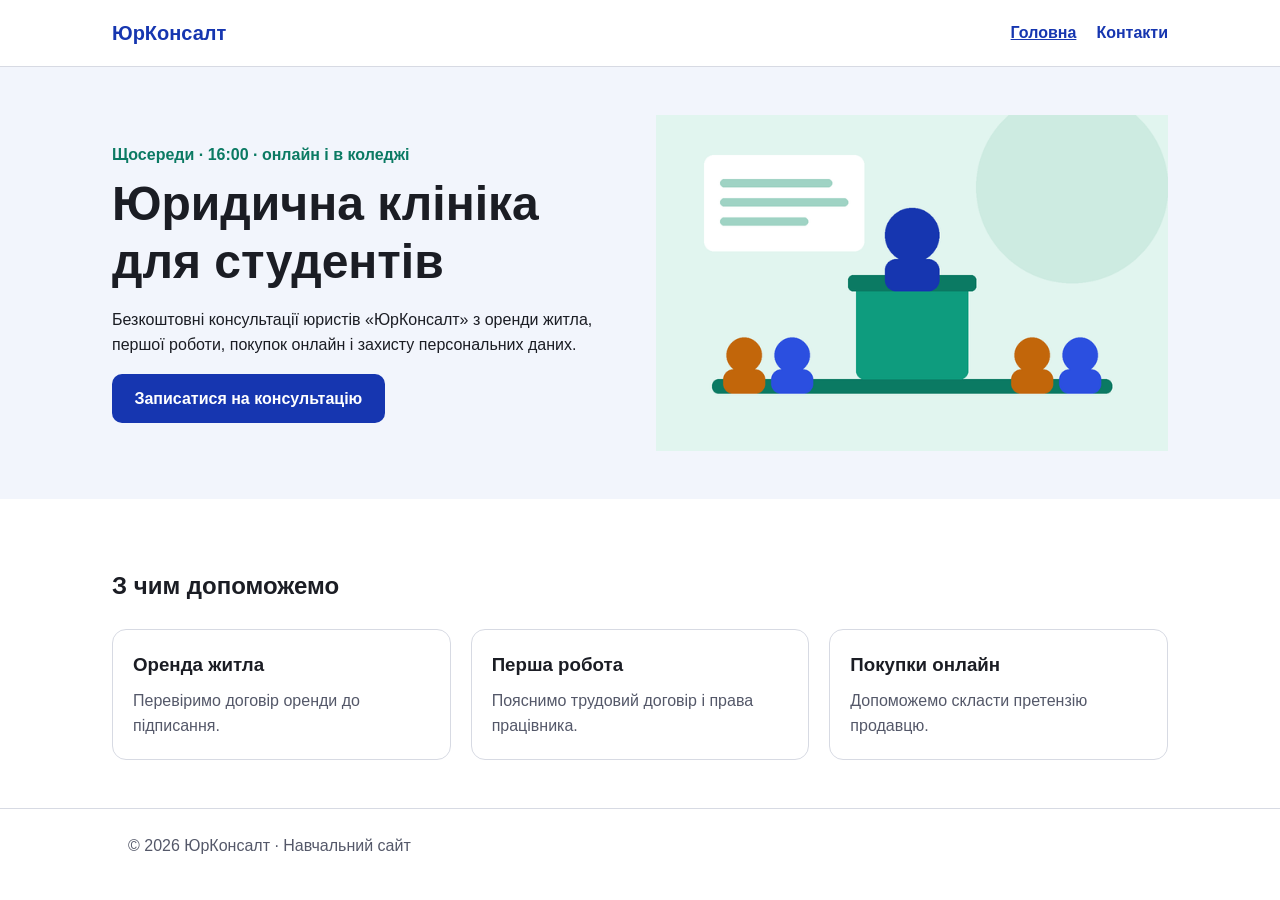
<file: index.html>
<!doctype html>
<html lang="uk">
  <head>
    <meta charset="utf-8" />
    <meta name="viewport" content="width=device-width, initial-scale=1" />
    <link rel="icon" href="data:," />
    <title>Юридична клініка для студентів — ЮрКонсалт</title>
    <meta
      name="description"
      content="Безкоштовні консультації юристів
  для студентів: оренда житла, перша робота, покупки онлайн.
  Щосереди о 16:00."
    />
    <link rel="stylesheet" href="css/style.css" />
  </head>
  <body>
    <header class="site-header">
      <div class="container header-inner">
        <a class="logo" href="index.html">ЮрКонсалт</a>
        <nav aria-label="Головне меню">
          <ul class="menu">
            <li><a href="index.html" aria-current="page">Головна</a></li>
            <li><a href="kontakty.html">Контакти</a></li>
          </ul>
        </nav>
      </div>
    </header>

    <main>
      <section class="hero">
        <div class="container hero-inner">
          <div>
            <p class="hero-date">Щосереди · 16:00 · онлайн і в коледжі</p>
            <h1>Юридична клініка для студентів</h1>
            <p>
              Безкоштовні консультації юристів «ЮрКонсалт» з оренди житла,
              першої роботи, покупок онлайн і захисту персональних даних.
            </p>
            <a class="btn" href="Kontakty.html">Записатися на консультацію</a>
          </div>
          <img src="img/hero.png" alt="" width="640" height="420" />
        </div>
      </section>

      <section class="container section">
        <h2>З чим допоможемо</h2>
        <ul class="cards">
          <li class="card">
            <h3>Оренда житла</h3>
            <p>Перевіримо договір оренди до підписання.</p>
          </li>
          <li class="card">
            <h3>Перша робота</h3>
            <p>Пояснимо трудовий договір і права працівника.</p>
          </li>
          <li class="card">
            <h3>Покупки онлайн</h3>
            <p>Допоможемо скласти претензію продавцю.</p>
          </li>
        </ul>
      </section>
    </main>

    <footer class="site-footer">
      <div class="container">
        <p>© 2026 ЮрКонсалт · Навчальний сайт</p>
      </div>
    </footer>
  </body>
</html>
</file>
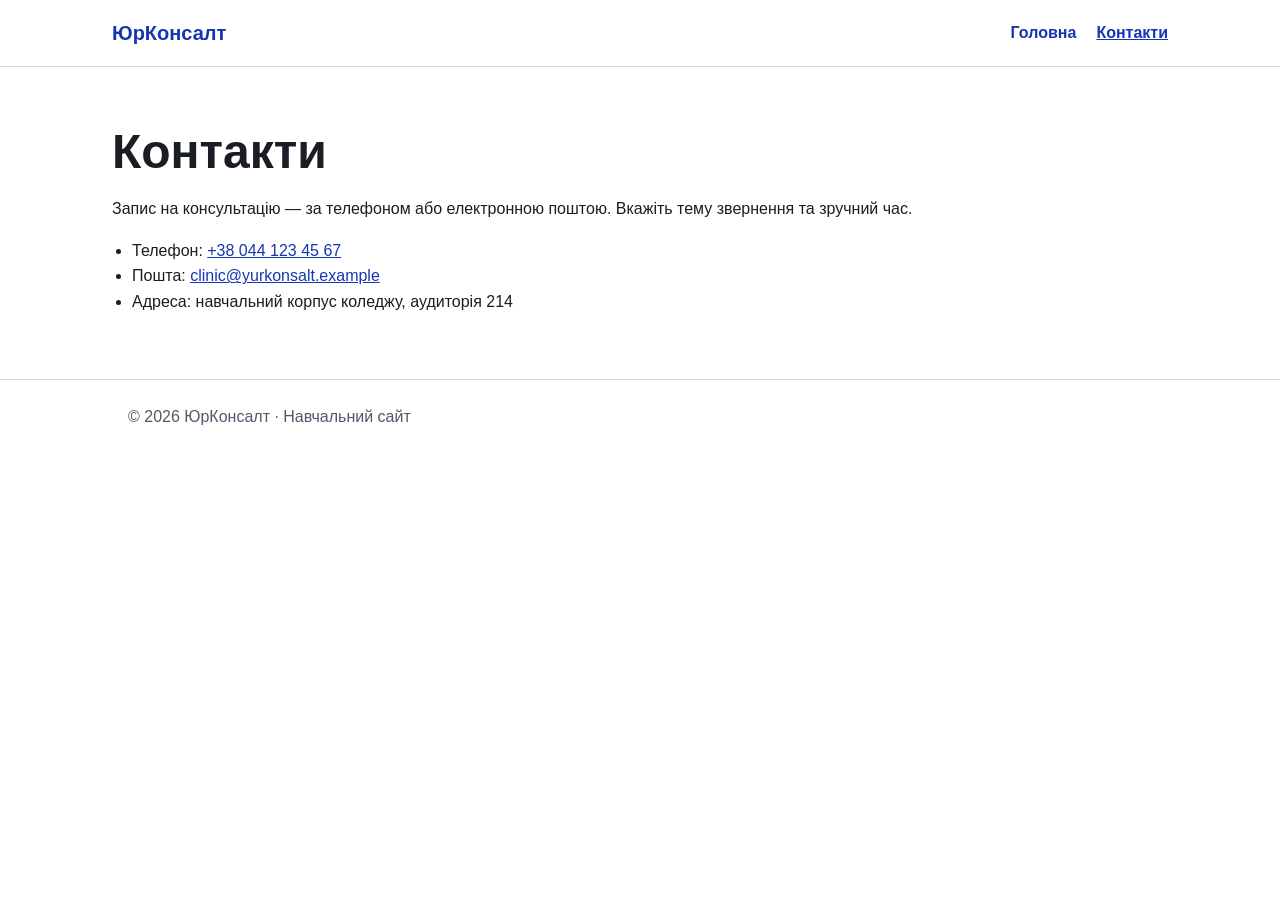
<file: kontakty.html>
<!doctype html>
<html lang="uk">
  <head>
    <meta charset="utf-8" />
    <meta name="viewport" content="width=device-width, initial-scale=1" />
    <link rel="icon" href="data:," />
    <title>Контакти — Юридична клініка для студентів</title>
    <meta
      name="description"
      content="Телефон, пошта й адреса
  юридичної клініки «ЮрКонсалт» для студентів."
    />
    <link rel="stylesheet" href="css/style.css" />
  </head>
  <body>
    <header class="site-header">
      <div class="container header-inner">
        <a class="logo" href="index.html">ЮрКонсалт</a>
        <nav aria-label="Головне меню">
          <ul class="menu">
            <li><a href="index.html">Головна</a></li>
            <li><a href="kontakty.html" aria-current="page">Контакти</a></li>
          </ul>
        </nav>
      </div>
    </header>

    <main class="container section">
      <h1>Контакти</h1>
      <p>
        Запис на консультацію — за телефоном або електронною поштою. Вкажіть
        тему звернення та зручний час.
      </p>
      <ul class="contacts-list">
        <li>Телефон: <a href="tel:+380441234567">+38 044 123 45 67</a></li>
        <li>
          Пошта:
          <a href="mailto:clinic@yurkonsalt.example"
            >clinic@yurkonsalt.example</a
          >
        </li>
        <li>Адреса: навчальний корпус коледжу, аудиторія 214</li>
      </ul>
    </main>

    <footer class="site-footer">
      <div class="container">
        <p>© 2026 ЮрКонсалт · Навчальний сайт</p>
      </div>
    </footer>
  </body>
</html>
</file>
<file: css/style.css>
/* style.css — оформлення сайту «Юридична клініка для студентів» (ПР18) */
:root {
  --bg: #ffffff;
  --surface: #f2f5fc;
  --text: #1b1d24;
  --muted: #545869;
  --line: #d7dae3;
  --accent: #1636b0;
  --green: #0b7a63;
}

*,
*::before,
*::after {
  box-sizing: border-box;
}

body {
  margin: 0;
  font-family: "Segoe UI", Roboto, Arial, sans-serif;
  line-height: 1.6;
  color: var(--text);
  background: var(--bg);
}

img {
  max-width: 100%;
  height: auto;
}

a {
  color: var(--accent);
}

.container {
  max-width: 68rem;
  margin: 0 auto;
  padding: 0 1rem;
}

.site-header {
  border-bottom: 1px solid var(--line);
}

.header-inner {
  display: flex;
  flex-wrap: wrap;
  align-items: center;
  justify-content: space-between;
  gap: 0.5rem 2rem;
  padding: 0.75rem 1rem;
}

.logo {
  font-size: 1.25rem;
  font-weight: 700;
  text-decoration: none;
}

.menu {
  display: flex;
  flex-wrap: wrap;
  gap: 0 1.25rem;
  margin: 0;
  padding: 0;
  list-style: none;
}

.menu a {
  display: inline-block;
  padding: 0.5rem 0;
  font-weight: 600;
  text-decoration: none;
}

.menu a:hover,
.menu a[aria-current="page"] {
  text-decoration: underline;
}

.hero {
  background: var(--surface);
}

.hero-inner {
  display: grid;
  gap: 2rem;
  align-items: center;
  padding: 3rem 1rem;
}

.hero-date {
  margin: 0;
  font-weight: 600;
  color: var(--green);
}

h1 {
  margin: 0.5rem 0 1rem;
  font-size: clamp(1.75rem, 1rem + 3vw, 3rem);
  line-height: 1.2;
}

.btn {
  display: inline-block;
  padding: 0.75rem 1.4rem;
  border-radius: 10px;
  background: var(--accent);
  color: #ffffff;
  font-weight: 600;
  text-decoration: none;
}

.btn:hover {
  background: #102a8c;
}

.section {
  padding: 3rem 1rem;
}

.cards {
  display: grid;
  gap: 1.25rem;
  margin: 1.5rem 0 0;
  padding: 0;
  list-style: none;
}

.card {
  padding: 1.25rem;
  border: 1px solid var(--line);
  border-radius: 14px;
}

.card h3 {
  margin: 0 0 0.5rem;
}

.card p {
  margin: 0;
  color: var(--muted);
}

.contacts-list {
  padding-left: 1.25rem;
}

.site-footer {
  border-top: 1px solid var(--line);
  color: var(--muted);
}

.site-footer p {
  margin: 0;
  padding: 1.5rem 1rem;
}

@media (min-width: 48rem) {
  .hero-inner {
    grid-template-columns: 1fr 1fr;
  }
  .cards {
    grid-template-columns: repeat(3, 1fr);
  }
}
</file>
